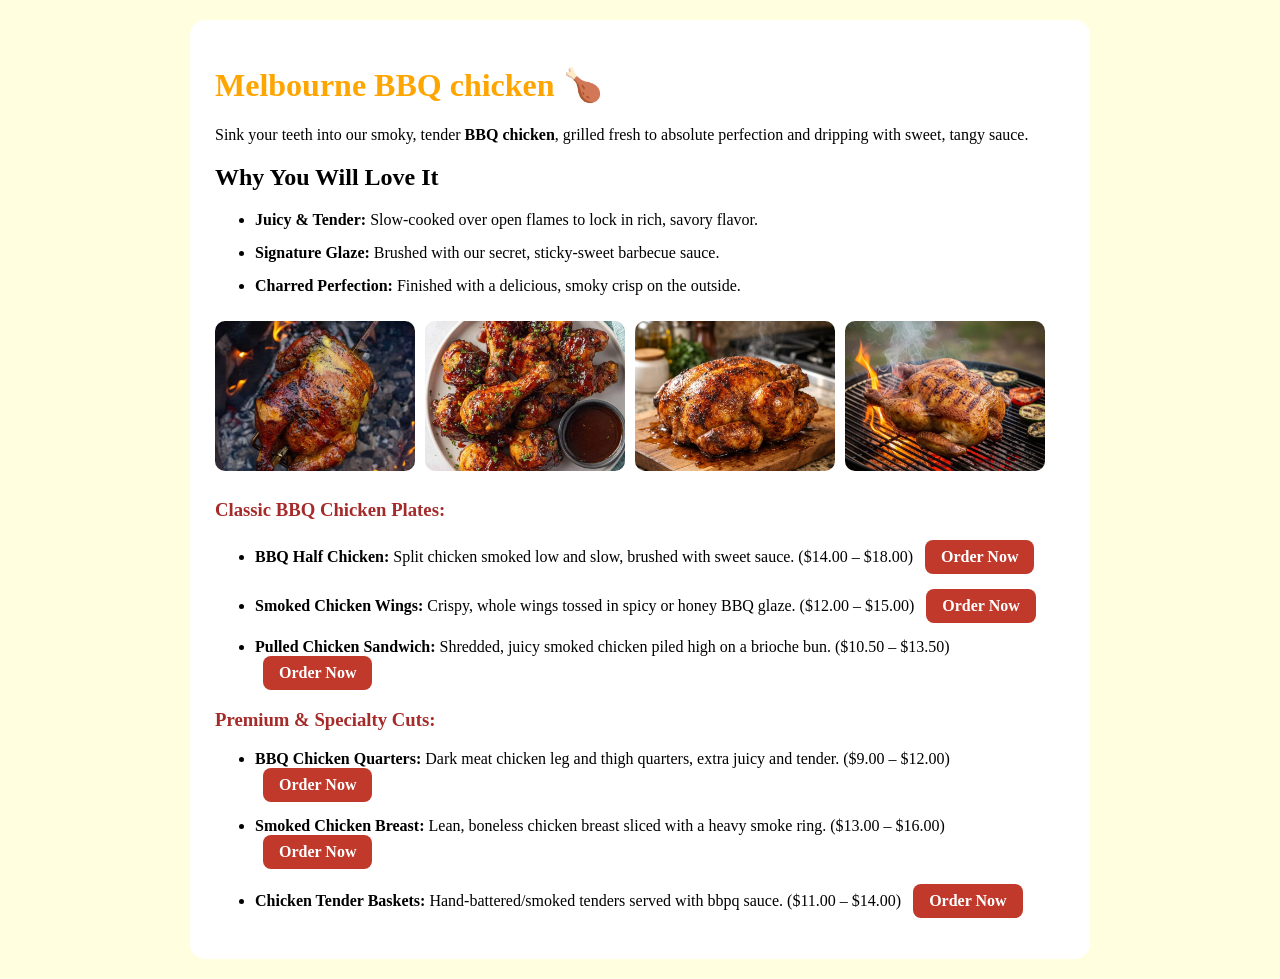
<file: index.html>
<!DOCTYPE html>
<html>
<head> 
   <meta charset="UTF-8">
   <title>Melbourne BBQ Spot | Get juicy and cheesy chicken dishes delivered to your home | 60% off on your first order!</title>
   <link rel="stylesheet" href="style.css">
</head>
<body>

   <div class="menu-card">
     <h1>Melbourne BBQ chicken 🍗</h1>
     
     <p>Sink your teeth into our smoky, tender <strong>BBQ chicken</strong>, grilled fresh to absolute perfection and dripping with sweet, tangy sauce.</p>
     
     <h2>Why You Will Love It</h2>
     <ul>
        <li><b>Juicy & Tender:</b> Slow-cooked over open flames to lock in rich, savory flavor.</li>
        <li><b>Signature Glaze:</b> Brushed with our secret, sticky-sweet barbecue sauce.</li>
        <li><b>Charred Perfection:</b> Finished with a delicious, smoky crisp on the outside.</li>
     </ul>

     <div class="gallery">
       <img src="chicken.jpg" alt="smokey chicken" width="200" height="150">
       <img src="chicken2.jpg" alt="bbq chicken" width="200" height="150">
       <img src="chicken3.jpg" alt="roasted chicken" width="200" height="150">
       <img src="chicken4.jpg" alt="grilled chicken" width="200" height="150">
     </div>

     <h3>Classic BBQ Chicken Plates:</h3>
     <ul>
        <li><b>BBQ Half Chicken:</b> Split chicken smoked low and slow, brushed with sweet sauce. ($14.00 – $18.00) <a href="order.html" class="btn">Order Now</a></li>
        <li><b>Smoked Chicken Wings:</b> Crispy, whole wings tossed in spicy or honey BBQ glaze. ($12.00 – $15.00) <a href="order.html" class="btn">Order Now</a></li>
        <li><b>Pulled Chicken Sandwich:</b> Shredded, juicy smoked chicken piled high on a brioche bun. ($10.50 – $13.50) <a href="order.html" class="btn">Order Now</a></li>
     </ul>

     <h3>Premium & Specialty Cuts:</h3>
     <ul>
        <li><b>BBQ Chicken Quarters:</b> Dark meat chicken leg and thigh quarters, extra juicy and tender. ($9.00 – $12.00) <a href="order.html" class="btn">Order Now</a></li>
        <li><b>Smoked Chicken Breast:</b> Lean, boneless chicken breast sliced with a heavy smoke ring. ($13.00 – $16.00) <a href="order.html" class="btn">Order Now</a></li>
        <li><b>Chicken Tender Baskets:</b> Hand-battered/smoked tenders served with bbpq sauce. ($11.00 – $14.00) <a href="order.html" class="btn">Order Now</a></li>
     </ul>
   </div>

</body>
</html>
</file>
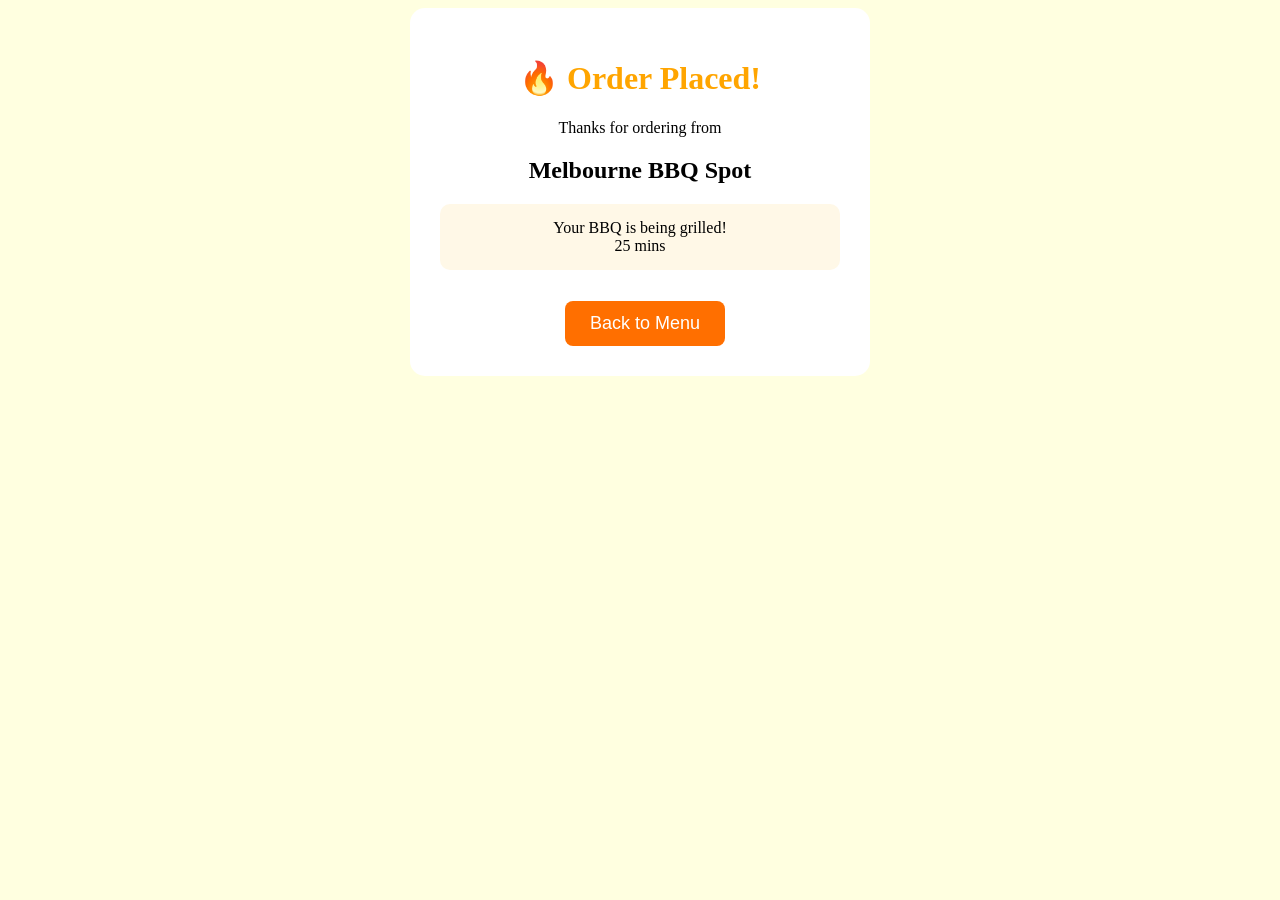
<file: order.html>
<!DOCTYPE html>
<html>
<head>
  <title>Order Confirmed</title>
  <link rel="stylesheet" href="style.css">
</head>
<body>
  <div class="card">
    <h1>🔥 Order Placed!</h1>
    <p>Thanks for ordering from</p>
    <h2>Melbourne BBQ Spot</h2>
    <p class="time-box">Your BBQ is being grilled!<br>25 mins</p>
    <a href="index.html"><button>Back to Menu</button></a>
  </div>
</body>
</html>
</file>
<file: style.css>
body {
  background-color: lightyellow;
}

h1 {
  color: orange;
}

h3 {
  color: brown;
}

li {
  margin-bottom: 15px;
}

a {
  margin-left: 10px;
  color: green;
}
.menu-card {
  background-color: white;
  max-width: 850px;
  margin: 20px auto;
  padding: 25px;
  border-radius: 15px;
}
.gallery {
  display: flex;
  gap: 10px;
  overflow-x: auto;
  padding: 10px 0;
}
.gallery img {
  border-radius: 10px;
  object-fit: cover;
}
.card {
  background-color: white;
  max-width: 400px;
  margin: auto;
  padding: 30px;
  border-radius: 15px;
  text-align: center;
}
.time-box {
  background-color: #fff8e7;
  padding: 15px;
  border-radius: 10px;
  text-align: center;
}
button {
  background-color: #ff6f00;
  color: white;
  font-size: 14px;
  padding: 6px 12px;
  border: none;
  border-radius: 6px;
  cursor: pointer;
}
.card button {
  font-size: 18px;
  padding: 12px 25px;
  border-radius: 8px;
  margin-top: 15px;
}
.btn {
  display: inline-block;
  background: #c0392b;
  color: white;
  padding: 8px 16px;
  text-decoration: none;
  border-radius: 8px;
  font-weight: bold;
  margin-left: 8px;
}

.btn:hover {
  background: #96281b;
}
</file>
